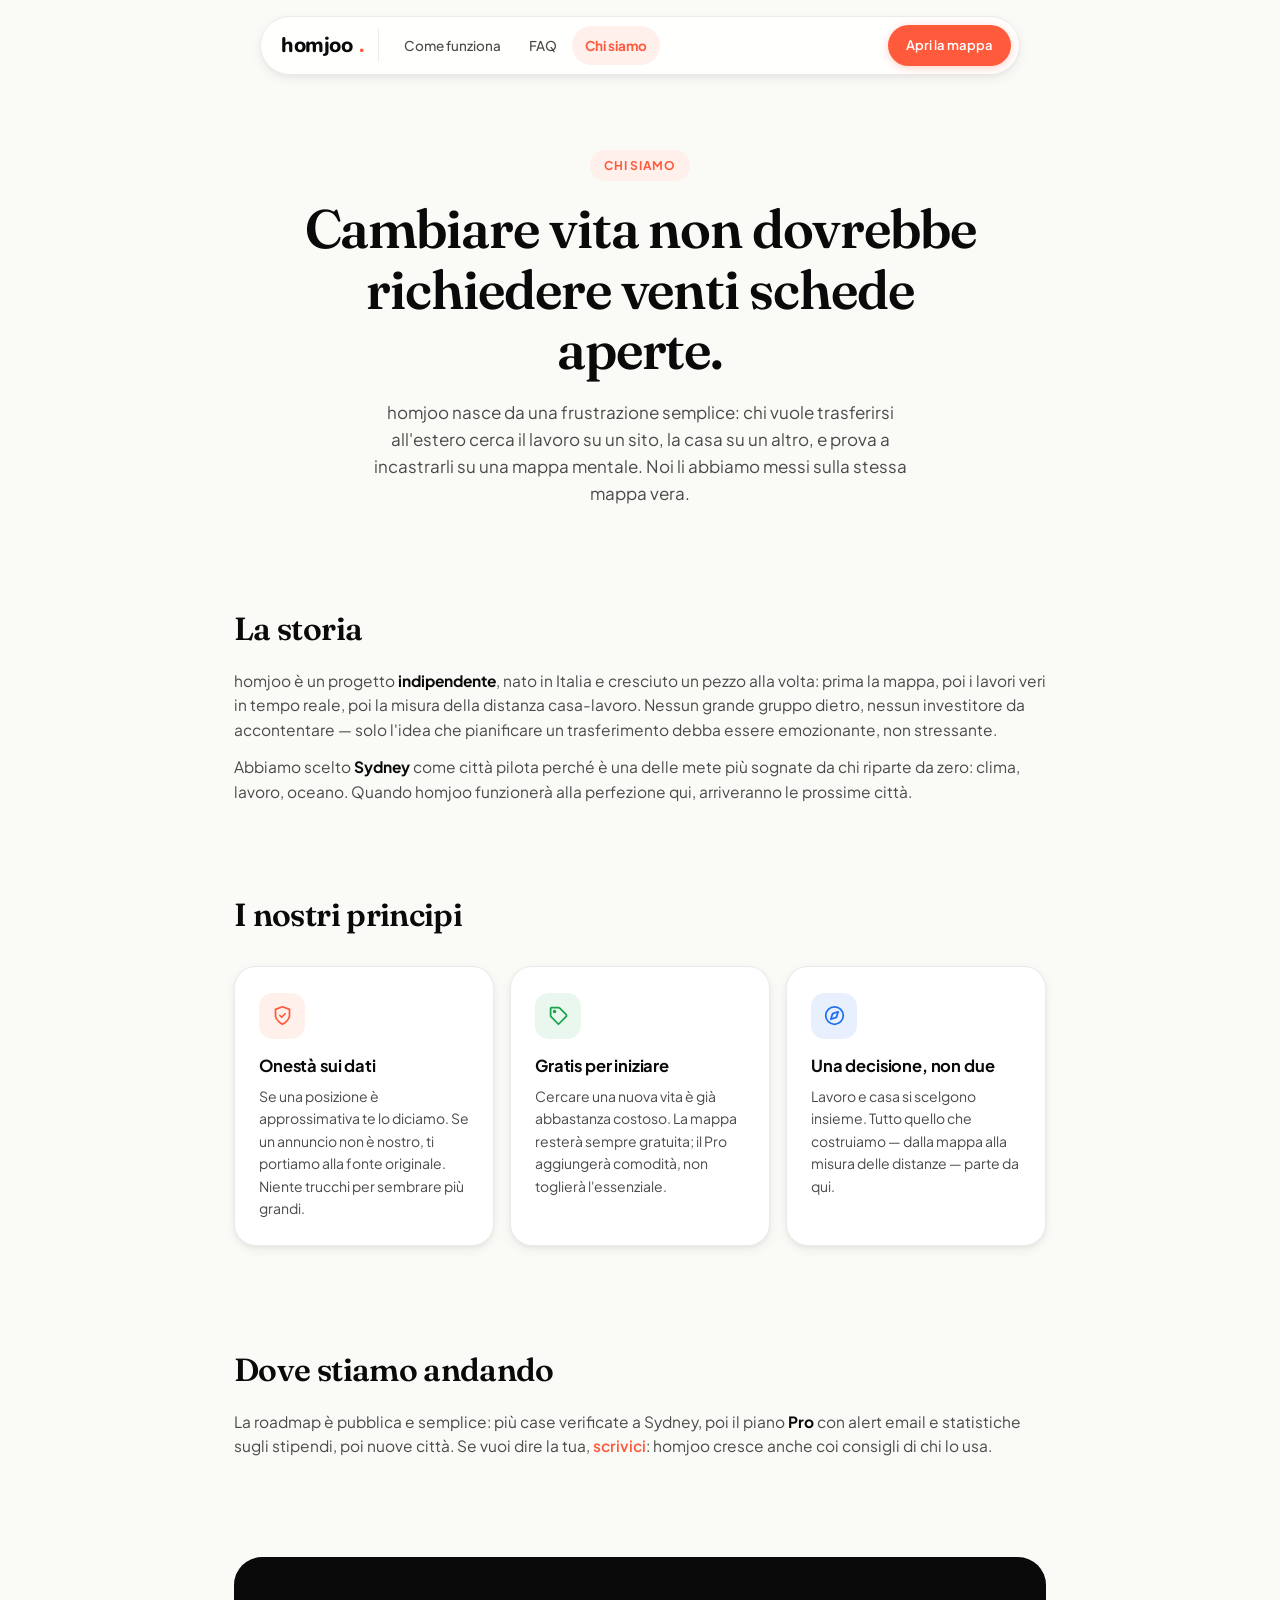
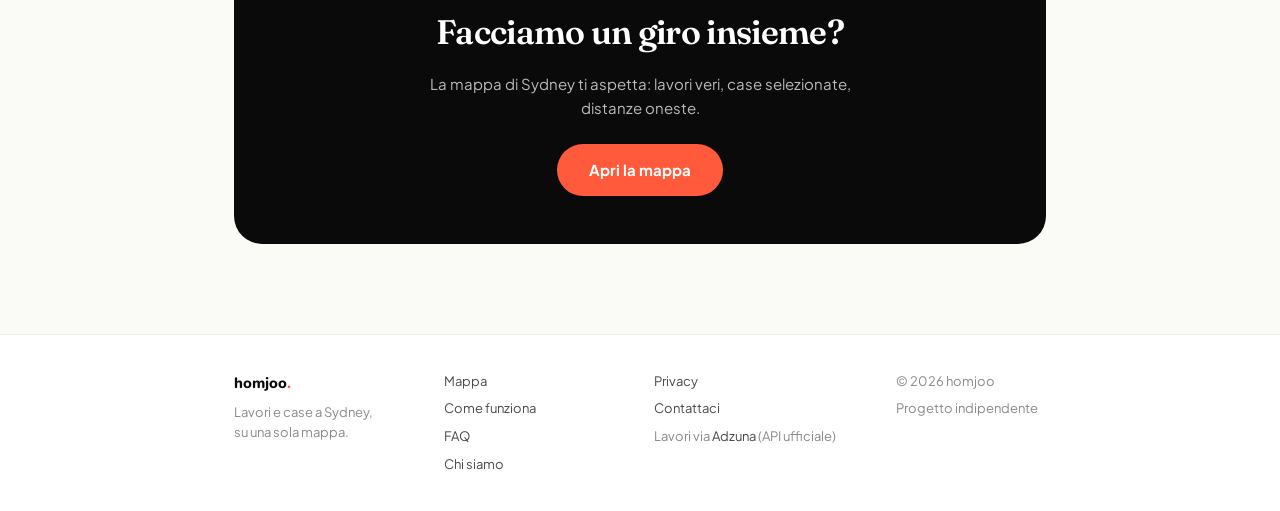
<file: chi-siamo.html>
<!DOCTYPE html>
<html lang="it">
<head>
<meta charset="UTF-8">
<meta name="viewport" content="width=device-width, initial-scale=1.0">
<title>Chi siamo — homjoo</title>
<meta name="description" content="homjoo è un progetto indipendente italiano che aiuta chi si trasferisce a Sydney: lavori veri e case in affitto sulla stessa mappa. La nostra storia e i nostri principi.">
<meta property="og:title" content="Chi siamo — homjoo">
<meta property="og:description" content="homjoo è un progetto indipendente italiano che aiuta chi si trasferisce a Sydney: lavori veri e case in affitto sulla stessa mappa. La nostra storia e i nostri principi.">
<meta property="og:type" content="website">
<meta property="og:site_name" content="homjoo">
<link rel="canonical" href="https://homjoo.vercel.app/chi-siamo.html">
<meta property="og:image" content="https://homjoo.vercel.app/og-image.png">
<meta property="og:image:width" content="1200">
<meta property="og:image:height" content="630">
<meta name="twitter:card" content="summary_large_image">
<link rel="icon" href="data:image/svg+xml,<svg xmlns='http://www.w3.org/2000/svg' viewBox='0 0 100 100'><text y='.9em' font-size='90'>📍</text></svg>">
<link rel="preconnect" href="https://fonts.googleapis.com">
<link rel="preconnect" href="https://fonts.gstatic.com" crossorigin>
<link href="https://fonts.googleapis.com/css2?family=Fraunces:opsz,wght@9..144,400;9..144,600&family=Plus+Jakarta+Sans:wght@400;500;600;700&family=Nunito:wght@800&display=swap" rel="stylesheet">
<link rel="stylesheet" href="pagine.css">
</head>
<body>

<nav class="nav">
  <a class="nav-brand" href="index.html">homjoo<span class="brand-dot">.</span></a>
  <div class="nav-links">
    <a href="come-funziona.html">Come funziona</a>
    <a href="faq.html">FAQ</a>
    <a href="chi-siamo.html" class="active">Chi siamo</a>
  </div>
  <a class="nav-cta" href="index.html">Apri la mappa</a>
</nav>

<header class="hero">
  <span class="kicker">Chi siamo</span>
  <h1>Cambiare vita non dovrebbe<br>richiedere venti schede aperte.</h1>
  <p>homjoo nasce da una frustrazione semplice: chi vuole trasferirsi all'estero cerca il lavoro su un sito, la casa su un altro, e prova a incastrarli su una mappa mentale. Noi li abbiamo messi sulla stessa mappa vera.</p>
</header>

<div class="wrap">
  <div class="section fade-up">
    <h2>La storia</h2>
    <p>homjoo è un progetto <b>indipendente</b>, nato in Italia e cresciuto un pezzo alla volta: prima la mappa, poi i lavori veri in tempo reale, poi la misura della distanza casa-lavoro. Nessun grande gruppo dietro, nessun investitore da accontentare — solo l'idea che pianificare un trasferimento debba essere emozionante, non stressante.</p>
    <p>Abbiamo scelto <b>Sydney</b> come città pilota perché è una delle mete più sognate da chi riparte da zero: clima, lavoro, oceano. Quando homjoo funzionerà alla perfezione qui, arriveranno le prossime città.</p>
  </div>

  <div class="section fade-up">
    <h2>I nostri principi</h2>
    <div class="grid">
      <div class="card"><div class="ico orange"><svg width="21" height="21" viewBox="0 0 24 24" fill="none" stroke="#ff5a3c" stroke-width="2" stroke-linecap="round" stroke-linejoin="round"><path d="M12 22s8-4 8-10V5l-8-3-8 3v7c0 6 8 10 8 10z"/><path d="m9 12 2 2 4-4"/></svg></div><h3>Onestà sui dati</h3><p>Se una posizione è approssimativa te lo diciamo. Se un annuncio non è nostro, ti portiamo alla fonte originale. Niente trucchi per sembrare più grandi.</p></div>
      <div class="card"><div class="ico green"><svg width="21" height="21" viewBox="0 0 24 24" fill="none" stroke="#16a34a" stroke-width="2" stroke-linecap="round" stroke-linejoin="round"><path d="M20.59 13.41 12 22l-8.59-8.59A2 2 0 0 1 3 12V4a1 1 0 0 1 1-1h8a2 2 0 0 1 1.41.59l7.18 7.18a2 2 0 0 1 0 2.83z"/><circle cx="7.5" cy="7.5" r="1"/></svg></div><h3>Gratis per iniziare</h3><p>Cercare una nuova vita è già abbastanza costoso. La mappa resterà sempre gratuita; il Pro aggiungerà comodità, non toglierà l'essenziale.</p></div>
      <div class="card"><div class="ico blue"><svg width="21" height="21" viewBox="0 0 24 24" fill="none" stroke="#1f6feb" stroke-width="2" stroke-linecap="round" stroke-linejoin="round"><circle cx="12" cy="12" r="10"/><path d="m16.24 7.76-2.12 6.36-6.36 2.12 2.12-6.36z"/></svg></div><h3>Una decisione, non due</h3><p>Lavoro e casa si scelgono insieme. Tutto quello che costruiamo — dalla mappa alla misura delle distanze — parte da qui.</p></div>
    </div>
  </div>

  <div class="section fade-up">
    <h2>Dove stiamo andando</h2>
    <p>La roadmap è pubblica e semplice: più case verificate a Sydney, poi il piano <b>Pro</b> con alert email e statistiche sugli stipendi, poi nuove città. Se vuoi dire la tua, <a href="mailto:alessandro.vannoli@gmail.com" style="color:var(--accent);font-weight:600">scrivici</a>: homjoo cresce anche coi consigli di chi lo usa.</p>
  </div>

  <div class="cta-box fade-up">
    <h2>Facciamo un giro insieme?</h2>
    <p>La mappa di Sydney ti aspetta: lavori veri, case selezionate, distanze oneste.</p>
    <a href="index.html">Apri la mappa</a>
  </div>
</div>

<footer>
  <div class="foot">
    <div class="col">
      <b>homjoo<span style="color:var(--accent)">.</span></b>
      <span>Lavori e case a Sydney,<br>su una sola mappa.</span>
    </div>
    <div class="col">
      <a href="index.html">Mappa</a>
      <a href="come-funziona.html">Come funziona</a>
      <a href="faq.html">FAQ</a>
      <a href="chi-siamo.html">Chi siamo</a>
    </div>
    <div class="col">
      <a href="privacy.html">Privacy</a>
      <a href="mailto:alessandro.vannoli@gmail.com">Contattaci</a>
      <span>Lavori via <a href="https://www.adzuna.com.au" target="_blank" rel="noopener">Adzuna</a> (API ufficiale)</span>
    </div>
    <div class="col">
      <span>© 2026 homjoo</span>
      <span>Progetto indipendente</span>
    </div>
  </div>
</footer>

<script>
// Animazioni di ingresso al scroll + accordion FAQ
(function() {
  'use strict';
  var obs = new IntersectionObserver(function(entries) {
    entries.forEach(function(e) { if (e.isIntersecting) { e.target.classList.add('vis'); obs.unobserve(e.target); } });
  }, { threshold: 0.12 });
  document.querySelectorAll('.fade-up').forEach(function(el) { obs.observe(el); });

  document.querySelectorAll('.faq-q').forEach(function(q) {
    q.addEventListener('click', function() {
      var item = q.parentElement;
      var a = item.querySelector('.faq-a');
      var isOpen = item.classList.contains('open');
      document.querySelectorAll('.faq-item.open').forEach(function(o) {
        o.classList.remove('open');
        o.querySelector('.faq-a').style.maxHeight = '0px';
      });
      if (!isOpen) {
        item.classList.add('open');
        a.style.maxHeight = a.scrollHeight + 'px';
      }
    });
  });
})();
</script>
</body>
</html>
</file>
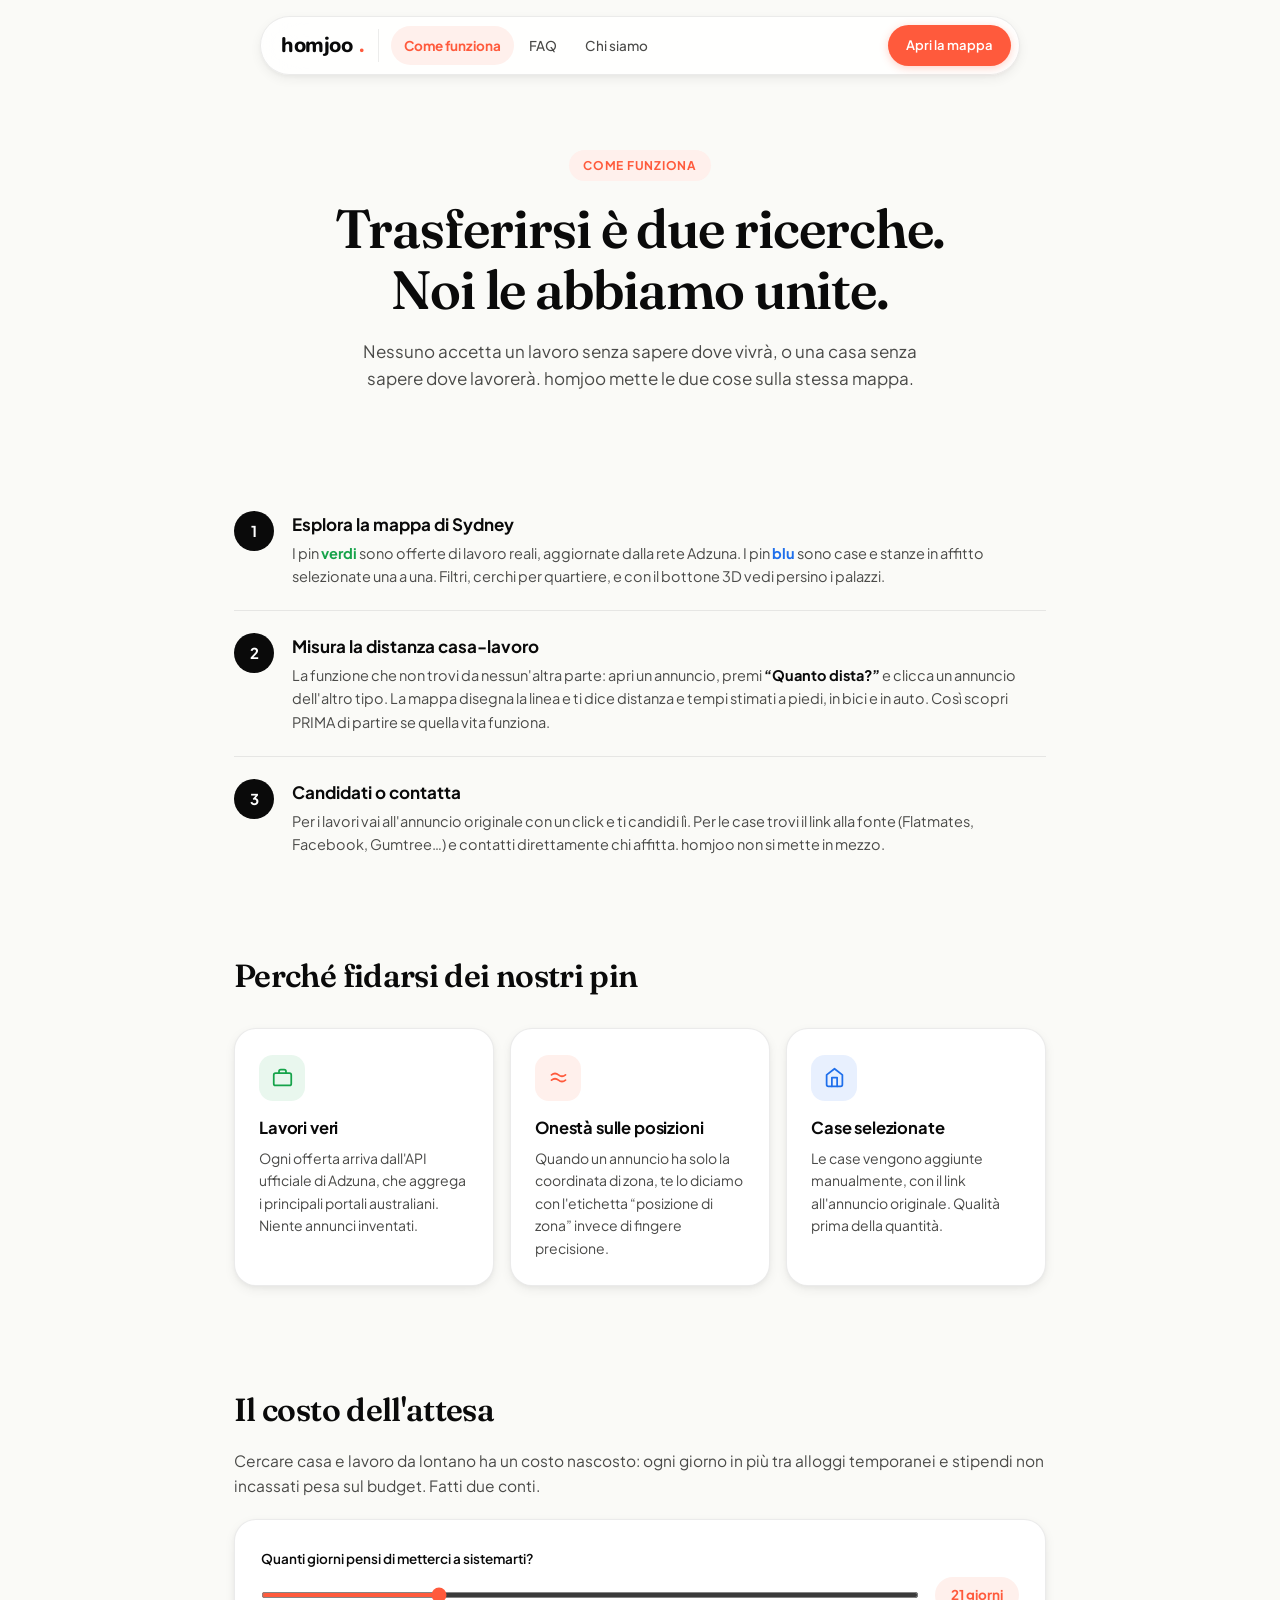
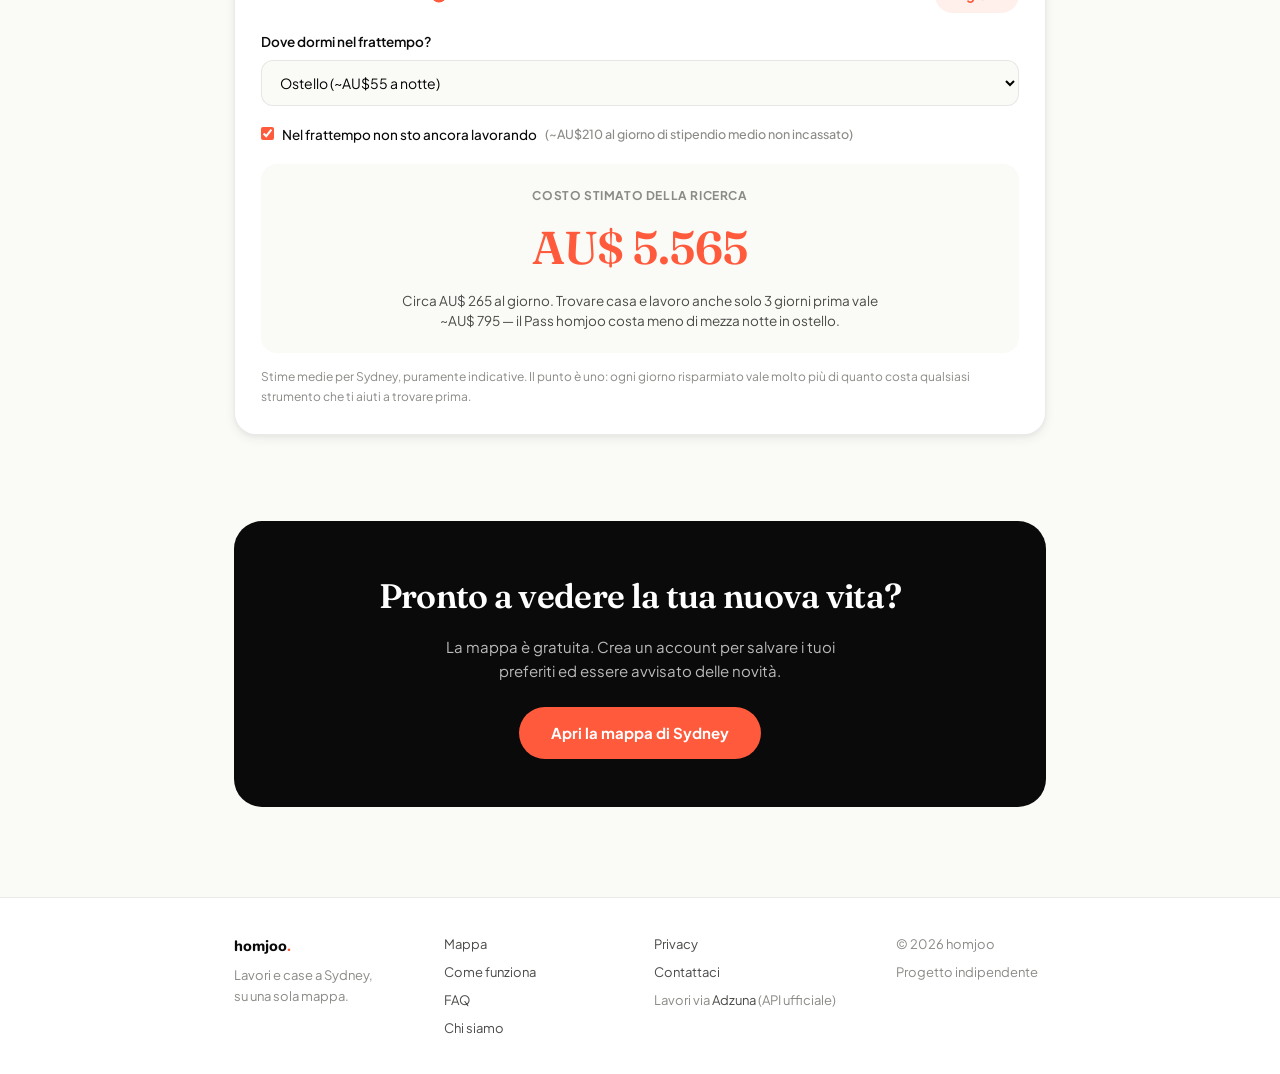
<file: come-funziona.html>
<!DOCTYPE html>
<html lang="it">
<head>
<meta charset="UTF-8">
<meta name="viewport" content="width=device-width, initial-scale=1.0">
<title>Come funziona homjoo — trova lavoro e casa a Sydney insieme</title>
<meta name="description" content="Come trovare lavoro e casa a Sydney in un unico posto: esplora la mappa, misura la distanza casa-lavoro e candidati agli annunci veri. Gratis.">
<meta property="og:title" content="Come funziona homjoo — trova lavoro e casa a Sydney insieme">
<meta property="og:description" content="Come trovare lavoro e casa a Sydney in un unico posto: esplora la mappa, misura la distanza casa-lavoro e candidati agli annunci veri. Gratis.">
<meta property="og:type" content="website">
<meta property="og:site_name" content="homjoo">
<link rel="canonical" href="https://homjoo.vercel.app/come-funziona.html">
<meta property="og:image" content="https://homjoo.vercel.app/og-image.png">
<meta property="og:image:width" content="1200">
<meta property="og:image:height" content="630">
<meta name="twitter:card" content="summary_large_image">
<link rel="icon" href="data:image/svg+xml,<svg xmlns='http://www.w3.org/2000/svg' viewBox='0 0 100 100'><text y='.9em' font-size='90'>📍</text></svg>">
<link rel="preconnect" href="https://fonts.googleapis.com">
<link rel="preconnect" href="https://fonts.gstatic.com" crossorigin>
<link href="https://fonts.googleapis.com/css2?family=Fraunces:opsz,wght@9..144,400;9..144,600&family=Plus+Jakarta+Sans:wght@400;500;600;700&family=Nunito:wght@800&display=swap" rel="stylesheet">
<link rel="stylesheet" href="pagine.css">
</head>
<body>

<nav class="nav">
  <a class="nav-brand" href="index.html">homjoo<span class="brand-dot">.</span></a>
  <div class="nav-links">
    <a href="come-funziona.html" class="active">Come funziona</a>
    <a href="faq.html">FAQ</a>
    <a href="chi-siamo.html">Chi siamo</a>
  </div>
  <a class="nav-cta" href="index.html">Apri la mappa</a>
</nav>

<header class="hero">
  <span class="kicker">Come funziona</span>
  <h1>Trasferirsi è due ricerche.<br>Noi le abbiamo unite.</h1>
  <p>Nessuno accetta un lavoro senza sapere dove vivrà, o una casa senza sapere dove lavorerà. homjoo mette le due cose sulla stessa mappa.</p>
</header>

<div class="wrap">
  <div class="section fade-up">
    <div class="step-row">
      <div class="step-num">1</div>
      <div>
        <h3>Esplora la mappa di Sydney</h3>
        <p>I pin <b style="color:var(--job)">verdi</b> sono offerte di lavoro reali, aggiornate dalla rete Adzuna. I pin <b style="color:var(--home)">blu</b> sono case e stanze in affitto selezionate una a una. Filtri, cerchi per quartiere, e con il bottone 3D vedi persino i palazzi.</p>
      </div>
    </div>
    <div class="step-row">
      <div class="step-num">2</div>
      <div>
        <h3>Misura la distanza casa-lavoro</h3>
        <p>La funzione che non trovi da nessun'altra parte: apri un annuncio, premi <b>“Quanto dista?”</b> e clicca un annuncio dell'altro tipo. La mappa disegna la linea e ti dice distanza e tempi stimati a piedi, in bici e in auto. Così scopri PRIMA di partire se quella vita funziona.</p>
      </div>
    </div>
    <div class="step-row">
      <div class="step-num">3</div>
      <div>
        <h3>Candidati o contatta</h3>
        <p>Per i lavori vai all'annuncio originale con un click e ti candidi lì. Per le case trovi il link alla fonte (Flatmates, Facebook, Gumtree…) e contatti direttamente chi affitta. homjoo non si mette in mezzo.</p>
      </div>
    </div>
  </div>

  <div class="section fade-up">
    <h2>Perché fidarsi dei nostri pin</h2>
    <div class="grid">
      <div class="card"><div class="ico green"><svg width="21" height="21" viewBox="0 0 24 24" fill="none" stroke="#16a34a" stroke-width="2" stroke-linecap="round" stroke-linejoin="round"><rect x="2" y="7" width="20" height="14" rx="2"/><path d="M16 7V5a2 2 0 0 0-2-2h-4a2 2 0 0 0-2 2v2"/></svg></div><h3>Lavori veri</h3><p>Ogni offerta arriva dall'API ufficiale di Adzuna, che aggrega i principali portali australiani. Niente annunci inventati.</p></div>
      <div class="card"><div class="ico orange"><svg width="21" height="21" viewBox="0 0 24 24" fill="none" stroke="#ff5a3c" stroke-width="2" stroke-linecap="round"><path d="M4 9c2.5-2 5.5-2 8 0s5.5 2 8 0"/><path d="M4 15c2.5-2 5.5-2 8 0s5.5 2 8 0"/></svg></div><h3>Onestà sulle posizioni</h3><p>Quando un annuncio ha solo la coordinata di zona, te lo diciamo con l'etichetta “posizione di zona” invece di fingere precisione.</p></div>
      <div class="card"><div class="ico blue"><svg width="21" height="21" viewBox="0 0 24 24" fill="none" stroke="#1f6feb" stroke-width="2" stroke-linecap="round" stroke-linejoin="round"><path d="m3 9 9-7 9 7v11a2 2 0 0 1-2 2H5a2 2 0 0 1-2-2z"/><path d="M9 22V12h6v10"/></svg></div><h3>Case selezionate</h3><p>Le case vengono aggiunte manualmente, con il link all'annuncio originale. Qualità prima della quantità.</p></div>
    </div>
  </div>

  <div class="section fade-up">
    <h2>Il costo dell'attesa</h2>
    <p>Cercare casa e lavoro da lontano ha un costo nascosto: ogni giorno in più tra alloggi temporanei e stipendi non incassati pesa sul budget. Fatti due conti.</p>
    <div class="calc">
      <div class="calc-riga">
        <label for="calcGiorni">Quanti giorni pensi di metterci a sistemarti?</label>
        <div class="calc-slider">
          <input type="range" id="calcGiorni" min="7" max="60" value="21" step="1">
          <span class="calc-giorni" id="calcGiorniVal">21 giorni</span>
        </div>
      </div>
      <div class="calc-riga">
        <label for="calcAlloggio">Dove dormi nel frattempo?</label>
        <select id="calcAlloggio">
          <option value="55">Ostello (~AU$55 a notte)</option>
          <option value="115">Stanza temporanea / Airbnb (~AU$115 a notte)</option>
          <option value="0">Da amici o parenti (AU$0)</option>
        </select>
      </div>
      <div class="calc-riga calc-check">
        <label><input type="checkbox" id="calcStipendio" checked> Nel frattempo non sto ancora lavorando <span>(~AU$210 al giorno di stipendio medio non incassato)</span></label>
      </div>
      <div class="calc-out">
        <div class="calc-tot-label">Costo stimato della ricerca</div>
        <div class="calc-tot" id="calcTot">AU$ 0</div>
        <div class="calc-nota" id="calcNota"></div>
      </div>
      <p class="calc-fonte">Stime medie per Sydney, puramente indicative. Il punto è uno: ogni giorno risparmiato vale molto più di quanto costa qualsiasi strumento che ti aiuti a trovare prima.</p>
    </div>
  </div>

  <div class="cta-box fade-up">
    <h2>Pronto a vedere la tua nuova vita?</h2>
    <p>La mappa è gratuita. Crea un account per salvare i tuoi preferiti ed essere avvisato delle novità.</p>
    <a href="index.html">Apri la mappa di Sydney</a>
  </div>
</div>

<footer>
  <div class="foot">
    <div class="col">
      <b>homjoo<span style="color:var(--accent)">.</span></b>
      <span>Lavori e case a Sydney,<br>su una sola mappa.</span>
    </div>
    <div class="col">
      <a href="index.html">Mappa</a>
      <a href="come-funziona.html">Come funziona</a>
      <a href="faq.html">FAQ</a>
      <a href="chi-siamo.html">Chi siamo</a>
    </div>
    <div class="col">
      <a href="privacy.html">Privacy</a>
      <a href="mailto:alessandro.vannoli@gmail.com">Contattaci</a>
      <span>Lavori via <a href="https://www.adzuna.com.au" target="_blank" rel="noopener">Adzuna</a> (API ufficiale)</span>
    </div>
    <div class="col">
      <span>© 2026 homjoo</span>
      <span>Progetto indipendente</span>
    </div>
  </div>
</footer>

<script>
// Animazioni di ingresso al scroll + accordion FAQ
(function() {
  'use strict';
  var obs = new IntersectionObserver(function(entries) {
    entries.forEach(function(e) { if (e.isIntersecting) { e.target.classList.add('vis'); obs.unobserve(e.target); } });
  }, { threshold: 0.12 });
  document.querySelectorAll('.fade-up').forEach(function(el) { obs.observe(el); });

  // Calcolatore "Il costo dell'attesa"
  var giorni = document.getElementById('calcGiorni');
  if (giorni) {
    var alloggio = document.getElementById('calcAlloggio');
    var stipendio = document.getElementById('calcStipendio');
    var out = document.getElementById('calcTot');
    var nota = document.getElementById('calcNota');
    var gv = document.getElementById('calcGiorniVal');
    function ricalcola() {
      var g = parseInt(giorni.value, 10);
      var costo = g * parseInt(alloggio.value, 10) + (stipendio.checked ? g * 210 : 0);
      gv.textContent = g + ' giorni';
      out.textContent = 'AU$ ' + costo.toLocaleString('it-IT');
      if (costo === 0) {
        nota.textContent = 'Ospitalità gratis e stipendio già in tasca: sei nella situazione perfetta. Ma il tempo resta prezioso — e homjoo te ne fa risparmiare parecchio.';
      } else {
        var alGiorno = Math.round(costo / g);
        nota.textContent = 'Circa AU$ ' + alGiorno.toLocaleString('it-IT') +
          ' al giorno. Trovare casa e lavoro anche solo 3 giorni prima vale ~AU$ ' +
          (alGiorno * 3).toLocaleString('it-IT') + ' — il Pass homjoo costa meno di mezza notte in ostello.';
      }
    }
    giorni.addEventListener('input', ricalcola);
    alloggio.addEventListener('change', ricalcola);
    stipendio.addEventListener('change', ricalcola);
    ricalcola();
  }

  document.querySelectorAll('.faq-q').forEach(function(q) {
    q.addEventListener('click', function() {
      var item = q.parentElement;
      var a = item.querySelector('.faq-a');
      var isOpen = item.classList.contains('open');
      document.querySelectorAll('.faq-item.open').forEach(function(o) {
        o.classList.remove('open');
        o.querySelector('.faq-a').style.maxHeight = '0px';
      });
      if (!isOpen) {
        item.classList.add('open');
        a.style.maxHeight = a.scrollHeight + 'px';
      }
    });
  });
})();
</script>
</body>
</html>
</file>
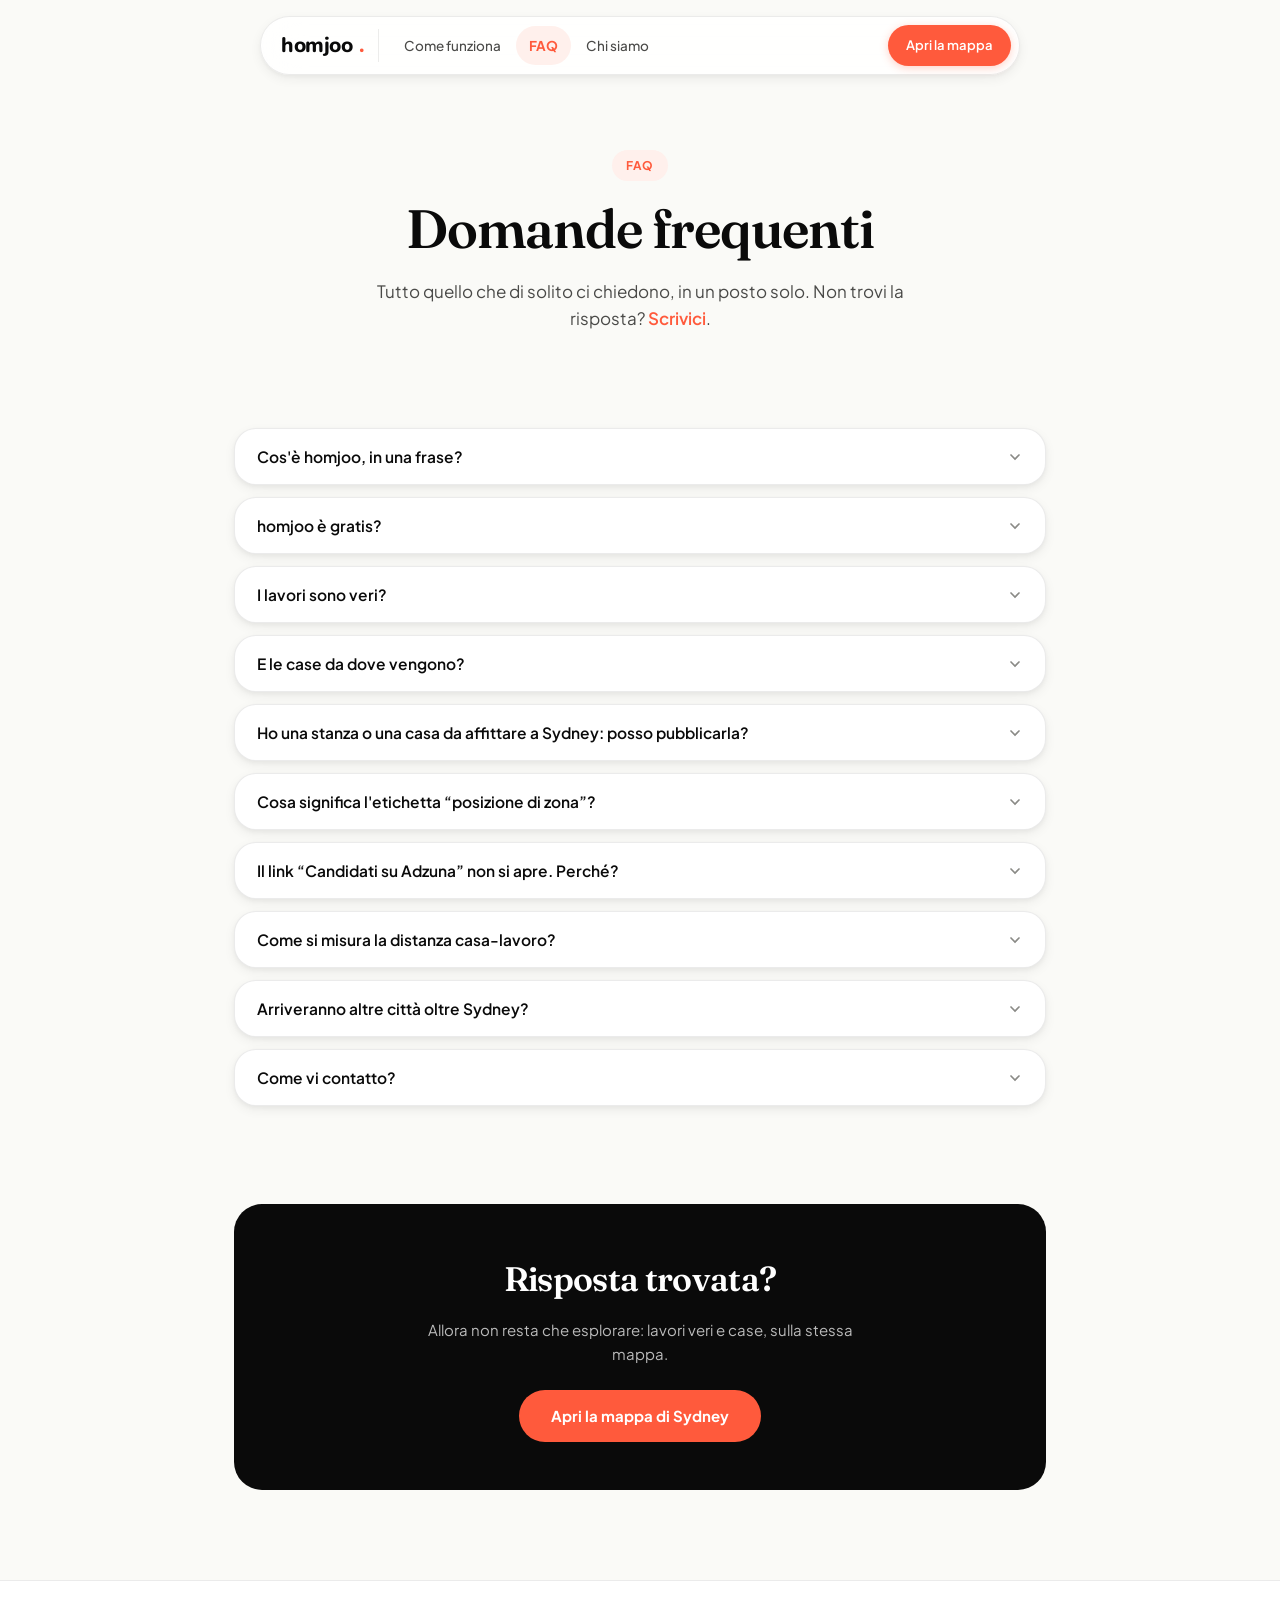
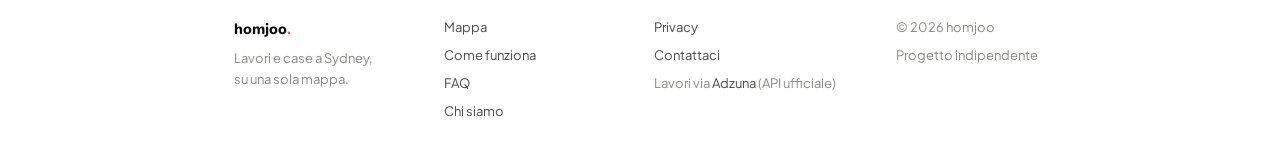
<file: faq.html>
<!DOCTYPE html>
<html lang="it">
<head>
<meta charset="UTF-8">
<meta name="viewport" content="width=device-width, initial-scale=1.0">
<title>Domande frequenti su homjoo — lavoro e casa a Sydney</title>
<meta name="description" content="Le risposte su homjoo: gli annunci sono veri? Come si misura la distanza casa-lavoro a Sydney? Quanto costa? Come pubblicare una stanza in affitto?">
<meta property="og:title" content="Domande frequenti su homjoo — lavoro e casa a Sydney">
<meta property="og:description" content="Le risposte su homjoo: gli annunci sono veri? Come si misura la distanza casa-lavoro a Sydney? Quanto costa? Come pubblicare una stanza in affitto?">
<meta property="og:type" content="website">
<meta property="og:site_name" content="homjoo">
<link rel="canonical" href="https://homjoo.vercel.app/faq.html">
<meta property="og:image" content="https://homjoo.vercel.app/og-image.png">
<meta property="og:image:width" content="1200">
<meta property="og:image:height" content="630">
<meta name="twitter:card" content="summary_large_image">
<link rel="icon" href="data:image/svg+xml,<svg xmlns='http://www.w3.org/2000/svg' viewBox='0 0 100 100'><text y='.9em' font-size='90'>📍</text></svg>">
<link rel="preconnect" href="https://fonts.googleapis.com">
<link rel="preconnect" href="https://fonts.gstatic.com" crossorigin>
<link href="https://fonts.googleapis.com/css2?family=Fraunces:opsz,wght@9..144,400;9..144,600&family=Plus+Jakarta+Sans:wght@400;500;600;700&family=Nunito:wght@800&display=swap" rel="stylesheet">
<link rel="stylesheet" href="pagine.css">
<script type="application/ld+json">{"@context": "https://schema.org", "@type": "FAQPage", "mainEntity": [{"@type": "Question", "name": "Cos'è homjoo, in una frase?", "acceptedAnswer": {"@type": "Answer", "text": "Una mappa interattiva di Sydney che mostra insieme offerte di lavoro reali e case in affitto, così puoi pianificare il trasferimento come un'unica decisione e non come due ricerche separate."}}, {"@type": "Question", "name": "homjoo è gratis?", "acceptedAnswer": {"@type": "Answer", "text": "Sì, la mappa e la misura delle distanze sono gratuite. In futuro arriverà il Pass homjoo: 15 € una tantum per 3 mesi di funzioni extra (alert via email, statistiche sugli stipendi, nuove città in anteprima), senza rinnovo automatico — paghi una volta e poi scade da solo. Chi ha già un account gratuito sarà avvisato per primo."}}, {"@type": "Question", "name": "I lavori sono veri?", "acceptedAnswer": {"@type": "Answer", "text": "Sì, al 100%. Arrivano dall'API ufficiale di Adzuna, che aggrega i principali portali di lavoro australiani. Cliccando “Candidati” vai all'annuncio originale e ti candidi lì."}}, {"@type": "Question", "name": "E le case da dove vengono?", "acceptedAnswer": {"@type": "Answer", "text": "Le selezioniamo manualmente da fonti come Flatmates, Gumtree e i gruppi locali, sempre con il link all'annuncio originale per contattare direttamente chi affitta. Meglio poche case verificate che mille annunci fantasma."}}, {"@type": "Question", "name": "Ho una stanza o una casa da affittare a Sydney: posso pubblicarla?", "acceptedAnswer": {"@type": "Answer", "text": "Certo, ed è gratis: scrivici una email con foto, prezzo, quartiere e come contattarti, e la mettiamo sulla mappa."}}, {"@type": "Question", "name": "Cosa significa l'etichetta “posizione di zona”?", "acceptedAnswer": {"@type": "Answer", "text": "Alcuni annunci di lavoro indicano solo la zona, non l'indirizzo esatto. Invece di inventare una posizione precisa, raggruppiamo quegli annunci in un unico pin con il conteggio e te lo segnaliamo. Preferiamo dirti la verità."}}, {"@type": "Question", "name": "Il link “Candidati su Adzuna” non si apre. Perché?", "acceptedAnswer": {"@type": "Answer", "text": "Il sito di Adzuna a volte limita gli accessi da fuori dall'Australia (“too many requests”). Per questo sotto ogni lavoro trovi il link di riserva “Cerca questo annuncio su Google”: lo stesso annuncio si trova quasi sempre anche su Seek, LinkedIn o Jora."}}, {"@type": "Question", "name": "Come si misura la distanza casa-lavoro?", "acceptedAnswer": {"@type": "Answer", "text": "Apri un annuncio, premi “Quanto dista?” e poi clicca un annuncio dell'altro tipo. Vedrai la linea sulla mappa con la distanza in linea d'aria e i tempi indicativi a piedi, in bici e in auto. Premi “Rimuovi misura” per rifarla."}}, {"@type": "Question", "name": "Arriveranno altre città oltre Sydney?", "acceptedAnswer": {"@type": "Answer", "text": "È il piano. Sydney è la città pilota; le prossime arriveranno quando la community crescerà. Registrandoti gratis sarai tra i primi a saperlo."}}, {"@type": "Question", "name": "Come vi contatto?", "acceptedAnswer": {"@type": "Answer", "text": "Scrivici a alessandro.vannoli@gmail.com: leggiamo tutto, e i suggerimenti migliori finiscono nel sito."}}]}</script>
</head>
<body>

<nav class="nav">
  <a class="nav-brand" href="index.html">homjoo<span class="brand-dot">.</span></a>
  <div class="nav-links">
    <a href="come-funziona.html">Come funziona</a>
    <a href="faq.html" class="active">FAQ</a>
    <a href="chi-siamo.html">Chi siamo</a>
  </div>
  <a class="nav-cta" href="index.html">Apri la mappa</a>
</nav>

<header class="hero">
  <span class="kicker">FAQ</span>
  <h1>Domande frequenti</h1>
  <p>Tutto quello che di solito ci chiedono, in un posto solo. Non trovi la risposta? <a href="mailto:alessandro.vannoli@gmail.com" style="color:var(--accent);font-weight:600">Scrivici</a>.</p>
</header>

<div class="wrap">
  <div class="section">
<div class="faq-item fade-up"><button class="faq-q">Cos'è homjoo, in una frase?<svg class="chev" width="16" height="16" viewBox="0 0 24 24" fill="none" stroke="currentColor" stroke-width="2.5" stroke-linecap="round"><path d="m6 9 6 6 6-6"/></svg></button><div class="faq-a"><div class="faq-a-inner">Una mappa interattiva di Sydney che mostra <b>insieme</b> offerte di lavoro reali e case in affitto, così puoi pianificare il trasferimento come un'unica decisione e non come due ricerche separate.</div></div></div>
<div class="faq-item fade-up"><button class="faq-q">homjoo è gratis?<svg class="chev" width="16" height="16" viewBox="0 0 24 24" fill="none" stroke="currentColor" stroke-width="2.5" stroke-linecap="round"><path d="m6 9 6 6 6-6"/></svg></button><div class="faq-a"><div class="faq-a-inner">Sì, la mappa e la misura delle distanze sono gratuite. In futuro arriverà il <b>Pass homjoo</b>: 15 € una tantum per 3 mesi di funzioni extra (alert via email, statistiche sugli stipendi, nuove città in anteprima), senza rinnovo automatico — paghi una volta e poi scade da solo. Chi ha già un account gratuito sarà avvisato per primo.</div></div></div>
<div class="faq-item fade-up"><button class="faq-q">I lavori sono veri?<svg class="chev" width="16" height="16" viewBox="0 0 24 24" fill="none" stroke="currentColor" stroke-width="2.5" stroke-linecap="round"><path d="m6 9 6 6 6-6"/></svg></button><div class="faq-a"><div class="faq-a-inner">Sì, al 100%. Arrivano dall'API ufficiale di <a href='https://www.adzuna.com.au' target='_blank' rel='noopener'>Adzuna</a>, che aggrega i principali portali di lavoro australiani. Cliccando “Candidati” vai all'annuncio originale e ti candidi lì.</div></div></div>
<div class="faq-item fade-up"><button class="faq-q">E le case da dove vengono?<svg class="chev" width="16" height="16" viewBox="0 0 24 24" fill="none" stroke="currentColor" stroke-width="2.5" stroke-linecap="round"><path d="m6 9 6 6 6-6"/></svg></button><div class="faq-a"><div class="faq-a-inner">Le selezioniamo manualmente da fonti come Flatmates, Gumtree e i gruppi locali, sempre con il link all'annuncio originale per contattare direttamente chi affitta. Meglio poche case verificate che mille annunci fantasma.</div></div></div>
<div class="faq-item fade-up"><button class="faq-q">Ho una stanza o una casa da affittare a Sydney: posso pubblicarla?<svg class="chev" width="16" height="16" viewBox="0 0 24 24" fill="none" stroke="currentColor" stroke-width="2.5" stroke-linecap="round"><path d="m6 9 6 6 6-6"/></svg></button><div class="faq-a"><div class="faq-a-inner">Certo, ed è gratis: <a href='mailto:alessandro.vannoli@gmail.com?subject=Pubblicare una casa su homjoo'>scrivici una email</a> con foto, prezzo, quartiere e come contattarti, e la mettiamo sulla mappa.</div></div></div>
<div class="faq-item fade-up"><button class="faq-q">Cosa significa l'etichetta “posizione di zona”?<svg class="chev" width="16" height="16" viewBox="0 0 24 24" fill="none" stroke="currentColor" stroke-width="2.5" stroke-linecap="round"><path d="m6 9 6 6 6-6"/></svg></button><div class="faq-a"><div class="faq-a-inner">Alcuni annunci di lavoro indicano solo la zona, non l'indirizzo esatto. Invece di inventare una posizione precisa, raggruppiamo quegli annunci in un unico pin con il conteggio e te lo segnaliamo. Preferiamo dirti la verità.</div></div></div>
<div class="faq-item fade-up"><button class="faq-q">Il link “Candidati su Adzuna” non si apre. Perché?<svg class="chev" width="16" height="16" viewBox="0 0 24 24" fill="none" stroke="currentColor" stroke-width="2.5" stroke-linecap="round"><path d="m6 9 6 6 6-6"/></svg></button><div class="faq-a"><div class="faq-a-inner">Il sito di Adzuna a volte limita gli accessi da fuori dall'Australia (“too many requests”). Per questo sotto ogni lavoro trovi il link di riserva <b>“Cerca questo annuncio su Google”</b>: lo stesso annuncio si trova quasi sempre anche su Seek, LinkedIn o Jora.</div></div></div>
<div class="faq-item fade-up"><button class="faq-q">Come si misura la distanza casa-lavoro?<svg class="chev" width="16" height="16" viewBox="0 0 24 24" fill="none" stroke="currentColor" stroke-width="2.5" stroke-linecap="round"><path d="m6 9 6 6 6-6"/></svg></button><div class="faq-a"><div class="faq-a-inner">Apri un annuncio, premi “Quanto dista?” e poi clicca un annuncio dell'altro tipo. Vedrai la linea sulla mappa con la distanza in linea d'aria e i tempi indicativi a piedi, in bici e in auto. Premi “Rimuovi misura” per rifarla.</div></div></div>
<div class="faq-item fade-up"><button class="faq-q">Arriveranno altre città oltre Sydney?<svg class="chev" width="16" height="16" viewBox="0 0 24 24" fill="none" stroke="currentColor" stroke-width="2.5" stroke-linecap="round"><path d="m6 9 6 6 6-6"/></svg></button><div class="faq-a"><div class="faq-a-inner">È il piano. Sydney è la città pilota; le prossime arriveranno quando la community crescerà. Registrandoti gratis sarai tra i primi a saperlo.</div></div></div>
<div class="faq-item fade-up"><button class="faq-q">Come vi contatto?<svg class="chev" width="16" height="16" viewBox="0 0 24 24" fill="none" stroke="currentColor" stroke-width="2.5" stroke-linecap="round"><path d="m6 9 6 6 6-6"/></svg></button><div class="faq-a"><div class="faq-a-inner">Scrivici a <a href='mailto:alessandro.vannoli@gmail.com'>alessandro.vannoli@gmail.com</a>: leggiamo tutto, e i suggerimenti migliori finiscono nel sito.</div></div></div>
  </div>

  <div class="cta-box fade-up">
    <h2>Risposta trovata?</h2>
    <p>Allora non resta che esplorare: lavori veri e case, sulla stessa mappa.</p>
    <a href="index.html">Apri la mappa di Sydney</a>
  </div>
</div>

<footer>
  <div class="foot">
    <div class="col">
      <b>homjoo<span style="color:var(--accent)">.</span></b>
      <span>Lavori e case a Sydney,<br>su una sola mappa.</span>
    </div>
    <div class="col">
      <a href="index.html">Mappa</a>
      <a href="come-funziona.html">Come funziona</a>
      <a href="faq.html">FAQ</a>
      <a href="chi-siamo.html">Chi siamo</a>
    </div>
    <div class="col">
      <a href="privacy.html">Privacy</a>
      <a href="mailto:alessandro.vannoli@gmail.com">Contattaci</a>
      <span>Lavori via <a href="https://www.adzuna.com.au" target="_blank" rel="noopener">Adzuna</a> (API ufficiale)</span>
    </div>
    <div class="col">
      <span>© 2026 homjoo</span>
      <span>Progetto indipendente</span>
    </div>
  </div>
</footer>

<script>
// Animazioni di ingresso al scroll + accordion FAQ
(function() {
  'use strict';
  var obs = new IntersectionObserver(function(entries) {
    entries.forEach(function(e) { if (e.isIntersecting) { e.target.classList.add('vis'); obs.unobserve(e.target); } });
  }, { threshold: 0.12 });
  document.querySelectorAll('.fade-up').forEach(function(el) { obs.observe(el); });

  document.querySelectorAll('.faq-q').forEach(function(q) {
    q.addEventListener('click', function() {
      var item = q.parentElement;
      var a = item.querySelector('.faq-a');
      var isOpen = item.classList.contains('open');
      document.querySelectorAll('.faq-item.open').forEach(function(o) {
        o.classList.remove('open');
        o.querySelector('.faq-a').style.maxHeight = '0px';
      });
      if (!isOpen) {
        item.classList.add('open');
        a.style.maxHeight = a.scrollHeight + 'px';
      }
    });
  });
})();
</script>
</body>
</html>
</file>
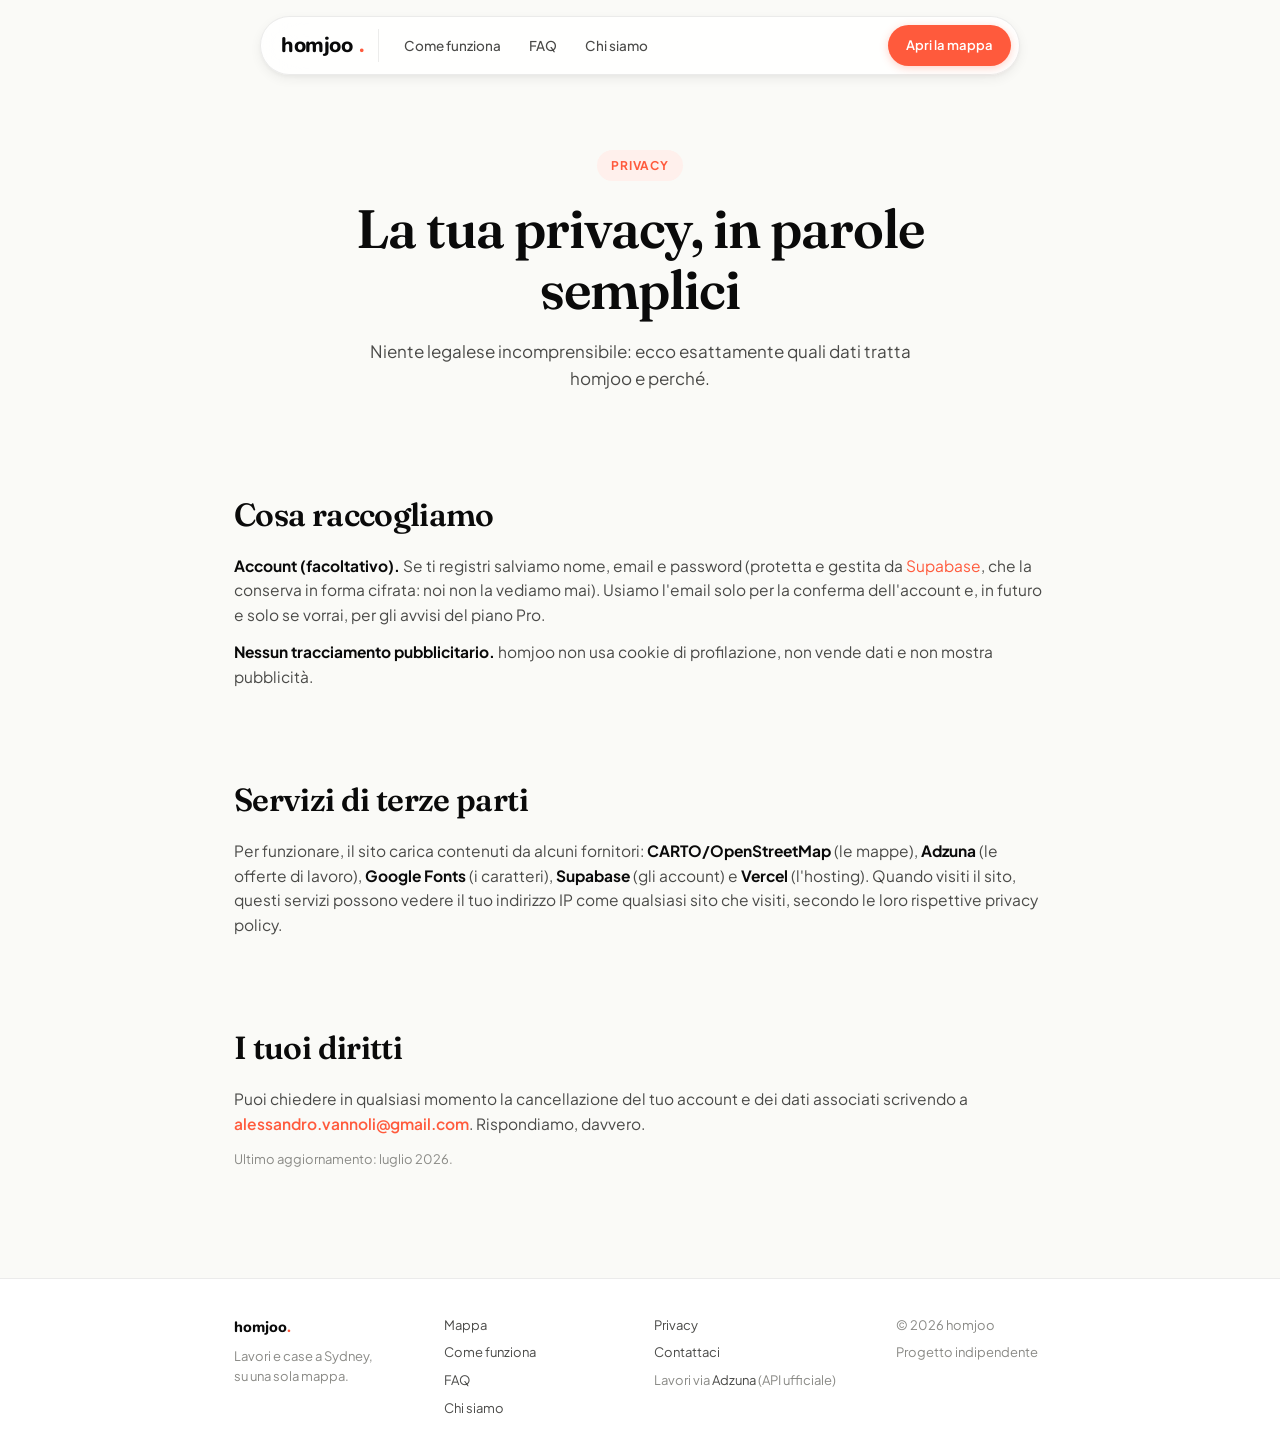
<file: privacy.html>
<!DOCTYPE html>
<html lang="it">
<head>
<meta charset="UTF-8">
<meta name="viewport" content="width=device-width, initial-scale=1.0">
<title>Privacy — homjoo</title>
<meta name="description" content="Come homjoo tratta i tuoi dati: in parole semplici, senza legalese.">
<meta property="og:title" content="Privacy — homjoo">
<meta property="og:description" content="Come homjoo tratta i tuoi dati: in parole semplici, senza legalese.">
<meta property="og:type" content="website">
<meta property="og:site_name" content="homjoo">
<link rel="canonical" href="https://homjoo.vercel.app/privacy.html">
<meta property="og:image" content="https://homjoo.vercel.app/og-image.png">
<meta property="og:image:width" content="1200">
<meta property="og:image:height" content="630">
<meta name="twitter:card" content="summary_large_image">
<link rel="icon" href="data:image/svg+xml,<svg xmlns='http://www.w3.org/2000/svg' viewBox='0 0 100 100'><text y='.9em' font-size='90'>📍</text></svg>">
<link rel="preconnect" href="https://fonts.googleapis.com">
<link rel="preconnect" href="https://fonts.gstatic.com" crossorigin>
<link href="https://fonts.googleapis.com/css2?family=Fraunces:opsz,wght@9..144,400;9..144,600&family=Plus+Jakarta+Sans:wght@400;500;600;700&family=Nunito:wght@800&display=swap" rel="stylesheet">
<link rel="stylesheet" href="pagine.css">
</head>
<body>

<nav class="nav">
  <a class="nav-brand" href="index.html">homjoo<span class="brand-dot">.</span></a>
  <div class="nav-links">
    <a href="come-funziona.html">Come funziona</a>
    <a href="faq.html">FAQ</a>
    <a href="chi-siamo.html">Chi siamo</a>
  </div>
  <a class="nav-cta" href="index.html">Apri la mappa</a>
</nav>

<header class="hero">
  <span class="kicker">Privacy</span>
  <h1>La tua privacy, in parole semplici</h1>
  <p>Niente legalese incomprensibile: ecco esattamente quali dati tratta homjoo e perché.</p>
</header>

<div class="wrap">
  <div class="section fade-up">
    <h2>Cosa raccogliamo</h2>
    <p><b>Account (facoltativo).</b> Se ti registri salviamo nome, email e password (protetta e gestita da <a href="https://supabase.com" target="_blank" rel="noopener" style="color:var(--accent)">Supabase</a>, che la conserva in forma cifrata: noi non la vediamo mai). Usiamo l'email solo per la conferma dell'account e, in futuro e solo se vorrai, per gli avvisi del piano Pro.</p>
    <p><b>Nessun tracciamento pubblicitario.</b> homjoo non usa cookie di profilazione, non vende dati e non mostra pubblicità.</p>
  </div>
  <div class="section fade-up">
    <h2>Servizi di terze parti</h2>
    <p>Per funzionare, il sito carica contenuti da alcuni fornitori: <b>CARTO/OpenStreetMap</b> (le mappe), <b>Adzuna</b> (le offerte di lavoro), <b>Google Fonts</b> (i caratteri), <b>Supabase</b> (gli account) e <b>Vercel</b> (l'hosting). Quando visiti il sito, questi servizi possono vedere il tuo indirizzo IP come qualsiasi sito che visiti, secondo le loro rispettive privacy policy.</p>
  </div>
  <div class="section fade-up">
    <h2>I tuoi diritti</h2>
    <p>Puoi chiedere in qualsiasi momento la cancellazione del tuo account e dei dati associati scrivendo a <a href="mailto:alessandro.vannoli@gmail.com" style="color:var(--accent);font-weight:600">alessandro.vannoli@gmail.com</a>. Rispondiamo, davvero.</p>
    <p style="font-size:13px;color:var(--ink-faint)">Ultimo aggiornamento: luglio 2026.</p>
  </div>
</div>

<footer>
  <div class="foot">
    <div class="col">
      <b>homjoo<span style="color:var(--accent)">.</span></b>
      <span>Lavori e case a Sydney,<br>su una sola mappa.</span>
    </div>
    <div class="col">
      <a href="index.html">Mappa</a>
      <a href="come-funziona.html">Come funziona</a>
      <a href="faq.html">FAQ</a>
      <a href="chi-siamo.html">Chi siamo</a>
    </div>
    <div class="col">
      <a href="privacy.html">Privacy</a>
      <a href="mailto:alessandro.vannoli@gmail.com">Contattaci</a>
      <span>Lavori via <a href="https://www.adzuna.com.au" target="_blank" rel="noopener">Adzuna</a> (API ufficiale)</span>
    </div>
    <div class="col">
      <span>© 2026 homjoo</span>
      <span>Progetto indipendente</span>
    </div>
  </div>
</footer>

<script>
// Animazioni di ingresso al scroll + accordion FAQ
(function() {
  'use strict';
  var obs = new IntersectionObserver(function(entries) {
    entries.forEach(function(e) { if (e.isIntersecting) { e.target.classList.add('vis'); obs.unobserve(e.target); } });
  }, { threshold: 0.12 });
  document.querySelectorAll('.fade-up').forEach(function(el) { obs.observe(el); });

  document.querySelectorAll('.faq-q').forEach(function(q) {
    q.addEventListener('click', function() {
      var item = q.parentElement;
      var a = item.querySelector('.faq-a');
      var isOpen = item.classList.contains('open');
      document.querySelectorAll('.faq-item.open').forEach(function(o) {
        o.classList.remove('open');
        o.querySelector('.faq-a').style.maxHeight = '0px';
      });
      if (!isOpen) {
        item.classList.add('open');
        a.style.maxHeight = a.scrollHeight + 'px';
      }
    });
  });
})();
</script>
</body>
</html>
</file>
<file: pagine.css>
/* ============================================================
   homjoo — stile condiviso delle pagine di contenuto
   (la mappa in index.html ha il suo stile interno)
   ============================================================ */
:root {
  --bg: #fafaf7;
  --bg-elev: #ffffff;
  --ink: #0a0a0a;
  --ink-soft: #4a4a48;
  --ink-faint: #8a8a86;
  --line: rgba(10,10,10,0.08);
  --accent: #ff5a3c;
  --accent-soft: #fff0ec;
  --job: #16a34a;
  --home: #1f6feb;
  --shadow-md: 0 4px 12px rgba(10,10,10,0.06), 0 2px 4px rgba(10,10,10,0.04);
  --shadow-lg: 0 24px 60px rgba(10,10,10,0.12), 0 8px 24px rgba(10,10,10,0.08);
  --radius: 14px;
  --radius-lg: 22px;
  --font-display: 'Fraunces', Georgia, serif;
  --font-ui: 'Plus Jakarta Sans', -apple-system, BlinkMacSystemFont, sans-serif;
}
* { box-sizing: border-box; margin: 0; padding: 0; }
html { scroll-behavior: smooth; }
body {
  font-family: var(--font-ui);
  color: var(--ink);
  background: var(--bg);
  -webkit-font-smoothing: antialiased;
  line-height: 1.6;
}
a { color: inherit; text-decoration: none; }
img { max-width: 100%; }

/* ---------- NAVBAR ---------- */
.nav {
  position: fixed;
  top: 16px;
  left: 50%;
  transform: translateX(-50%);
  z-index: 50;
  display: flex;
  align-items: center;
  gap: 6px;
  padding: 8px 8px 8px 20px;
  background: rgba(255,255,255,0.85);
  backdrop-filter: saturate(180%) blur(20px);
  -webkit-backdrop-filter: saturate(180%) blur(20px);
  border: 1px solid var(--line);
  border-radius: 100px;
  box-shadow: var(--shadow-md);
  width: min(760px, calc(100vw - 32px));
}
.nav-brand {
  font-family: 'Nunito', var(--font-ui);
  font-weight: 800;
  font-size: 21px;
  letter-spacing: -0.02em;
  display: flex;
  align-items: center;
  gap: 7px;
  padding-right: 14px;
  border-right: 1px solid var(--line);
  margin-right: 6px;
  white-space: nowrap;
}
.nav-links {
  display: flex;
  gap: 2px;
  flex: 1;
  overflow-x: auto;
  scrollbar-width: none;
}
.nav-links::-webkit-scrollbar { display: none; }
.nav-links a {
  padding: 9px 13px;
  border-radius: 100px;
  font-size: 13.5px;
  font-weight: 500;
  color: var(--ink-soft);
  white-space: nowrap;
  transition: background .15s, color .15s;
}
.nav-links a:hover { background: rgba(10,10,10,0.04); color: var(--ink); }
.nav-links a.active { background: var(--accent-soft); color: var(--accent); font-weight: 700; }
.nav-cta {
  background: var(--accent);
  box-shadow: 0 2px 8px rgba(255,90,60,0.28);
  color: #fff;
  padding: 10px 18px;
  border-radius: 100px;
  font-size: 13px;
  font-weight: 600;
  white-space: nowrap;
  display: flex;
  align-items: center;
  gap: 6px;
  transition: transform .15s;
}
.nav-cta:hover { transform: scale(1.03); }
.brand-dot { color: var(--accent); }

/* ---------- HERO ---------- */
.hero {
  padding: 150px 24px 60px;
  text-align: center;
  max-width: 760px;
  margin: 0 auto;
}
.hero .kicker {
  display: inline-block;
  background: var(--accent-soft);
  color: var(--accent);
  font-size: 12px;
  font-weight: 700;
  letter-spacing: 0.06em;
  text-transform: uppercase;
  border-radius: 100px;
  padding: 6px 14px;
  margin-bottom: 18px;
}
.hero h1 {
  font-family: var(--font-display);
  font-weight: 600;
  font-size: clamp(34px, 6vw, 54px);
  letter-spacing: -0.02em;
  line-height: 1.12;
}
.hero p {
  margin: 18px auto 0;
  max-width: 560px;
  color: var(--ink-soft);
  font-size: 17px;
}

/* ---------- SEZIONI ---------- */
.wrap { max-width: 860px; margin: 0 auto; padding: 0 24px 40px; }
.section { padding: 36px 0; }
.section h2 {
  font-family: var(--font-display);
  font-weight: 600;
  font-size: clamp(24px, 4vw, 32px);
  letter-spacing: -0.02em;
  margin-bottom: 14px;
}
.section p { color: var(--ink-soft); font-size: 15.5px; margin-bottom: 12px; }
.section p b { color: var(--ink); }

/* card a griglia */
.grid { display: grid; grid-template-columns: repeat(auto-fit, minmax(230px, 1fr)); gap: 16px; margin: 26px 0; }
.card {
  background: var(--bg-elev);
  border: 1px solid var(--line);
  border-radius: var(--radius-lg);
  padding: 26px 24px;
  box-shadow: var(--shadow-md);
  transition: transform .2s, box-shadow .2s;
}
.card:hover { transform: translateY(-4px); box-shadow: var(--shadow-lg); }
.card .ico {
  width: 46px; height: 46px;
  border-radius: 14px;
  display: flex; align-items: center; justify-content: center;
  font-size: 22px;
  margin-bottom: 14px;
}
.ico.orange { background: var(--accent-soft); }
.ico.green  { background: #e9f7ee; }
.ico.blue   { background: #e8f0fe; }
.card h3 { font-size: 16.5px; letter-spacing: -0.01em; margin-bottom: 6px; }
.card p { font-size: 14px; color: var(--ink-soft); margin: 0; }

/* passi numerati */
.step-row { display: flex; gap: 18px; align-items: flex-start; padding: 22px 0; border-bottom: 1px solid var(--line); }
.step-row:last-child { border-bottom: 0; }
.step-num {
  flex-shrink: 0;
  width: 40px; height: 40px;
  border-radius: 50%;
  background: var(--ink);
  color: #fff;
  display: flex; align-items: center; justify-content: center;
  font-weight: 700;
  font-size: 15px;
}
.step-row h3 { font-size: 17px; margin-bottom: 4px; }
.step-row p { font-size: 14.5px; color: var(--ink-soft); margin: 0; }

/* ---------- FAQ ACCORDION ---------- */
.faq-item {
  background: var(--bg-elev);
  border: 1px solid var(--line);
  border-radius: var(--radius-lg);
  margin-bottom: 12px;
  overflow: hidden;
  box-shadow: var(--shadow-md);
}
.faq-q {
  width: 100%;
  display: flex;
  justify-content: space-between;
  align-items: center;
  gap: 14px;
  padding: 18px 22px;
  background: none;
  border: 0;
  font-family: var(--font-ui);
  font-size: 15.5px;
  font-weight: 600;
  color: var(--ink);
  text-align: left;
  cursor: pointer;
}
.faq-q .chev { transition: transform .25s; color: var(--ink-faint); flex-shrink: 0; }
.faq-item.open .faq-q .chev { transform: rotate(180deg); }
.faq-a {
  max-height: 0;
  overflow: hidden;
  transition: max-height .3s ease;
}
.faq-a-inner {
  padding: 0 22px 20px;
  font-size: 14.5px;
  color: var(--ink-soft);
}
.faq-a-inner a { color: var(--accent); font-weight: 600; }
.faq-a-inner a:hover { text-decoration: underline; }

/* ---------- CTA FINALE ---------- */
.cta-box {
  text-align: center;
  background: var(--ink);
  color: #fff;
  border-radius: 28px;
  padding: 48px 30px;
  margin: 50px 0 30px;
}
.cta-box h2 {
  font-family: var(--font-display);
  font-weight: 600;
  font-size: clamp(24px, 4vw, 34px);
  letter-spacing: -0.02em;
}
.cta-box p { color: rgba(255,255,255,0.72); margin: 12px auto 24px; max-width: 440px; font-size: 15px; }
.cta-box a {
  display: inline-block;
  background: var(--accent);
  color: #fff;
  padding: 14px 32px;
  border-radius: 100px;
  font-weight: 700;
  font-size: 15px;
  transition: transform .15s, filter .15s;
}
.cta-box a:hover { transform: scale(1.04); filter: brightness(1.06); }

/* ---------- FOOTER ---------- */
footer {
  border-top: 1px solid var(--line);
  background: var(--bg-elev);
  margin-top: 20px;
}
.foot {
  max-width: 860px;
  margin: 0 auto;
  padding: 36px 24px;
  display: flex;
  flex-wrap: wrap;
  gap: 26px;
  justify-content: space-between;
  font-size: 13px;
  color: var(--ink-faint);
}
.foot b { color: var(--ink); font-family: 'Nunito', var(--font-ui); font-weight: 800; font-size: 15px; }
.foot a { color: var(--ink-soft); }
.foot a:hover { color: var(--accent); }
.foot .col { display: flex; flex-direction: column; gap: 7px; min-width: 150px; }

/* ---------- ANIMAZIONI ---------- */
.fade-up { opacity: 0; transform: translateY(18px); transition: opacity .6s ease, transform .6s ease; }
.fade-up.vis { opacity: 1; transform: translateY(0); }
@media (prefers-reduced-motion: reduce) {
  .fade-up { opacity: 1; transform: none; transition: none; }
  html { scroll-behavior: auto; }
}

/* ---------- MOBILE ---------- */
@media (max-width: 640px) {
  .nav { top: 8px; padding: 6px 6px 6px 14px; }
  .nav-brand { font-size: 17px; padding-right: 10px; }
  .nav-cta { padding: 9px 13px; font-size: 12px; }
  .nav-links a { padding: 8px 10px; font-size: 12.5px; }
  .hero { padding-top: 120px; }
}

/* ---------- CALCOLATORE COSTO DELL'ATTESA ---------- */
.calc {
  background: var(--bg-elev);
  border: 1px solid var(--line);
  border-radius: var(--radius-lg);
  padding: 28px 26px;
  box-shadow: var(--shadow-md);
  margin-top: 20px;
}
.calc-riga { margin-bottom: 18px; }
.calc-riga > label { display: block; font-size: 13.5px; font-weight: 600; margin-bottom: 8px; }
.calc-slider { display: flex; align-items: center; gap: 16px; }
.calc-slider input[type="range"] {
  flex: 1;
  accent-color: var(--accent);
  height: 6px;
  cursor: pointer;
}
.calc-giorni {
  min-width: 84px;
  text-align: center;
  background: var(--accent-soft);
  color: var(--accent);
  font-weight: 700;
  font-size: 13.5px;
  border-radius: 100px;
  padding: 7px 12px;
  white-space: nowrap;
}
.calc select {
  width: 100%;
  padding: 12px 14px;
  border: 1.5px solid var(--line);
  border-radius: 12px;
  font-family: var(--font-ui);
  font-size: 14px;
  background: var(--bg);
  outline: none;
}
.calc-check label { font-size: 13.5px; font-weight: 500; display: flex; align-items: flex-start; gap: 8px; cursor: pointer; }
.calc-check input { accent-color: var(--accent); margin-top: 3px; }
.calc-check span { color: var(--ink-faint); font-size: 12.5px; }
.calc-out {
  text-align: center;
  background: var(--bg);
  border-radius: 16px;
  padding: 22px;
  margin: 6px 0 14px;
}
.calc-tot-label { font-size: 12px; font-weight: 700; letter-spacing: .05em; text-transform: uppercase; color: var(--ink-faint); }
.calc-tot {
  font-family: var(--font-display);
  font-weight: 600;
  font-size: clamp(34px, 6vw, 46px);
  letter-spacing: -0.02em;
  color: var(--accent);
  margin: 6px 0;
}
.calc-nota { font-size: 13.5px; color: var(--ink-soft); max-width: 480px; margin: 0 auto; line-height: 1.5; }
.calc-fonte { font-size: 12px !important; color: var(--ink-faint) !important; margin: 0 !important; }
</file>
